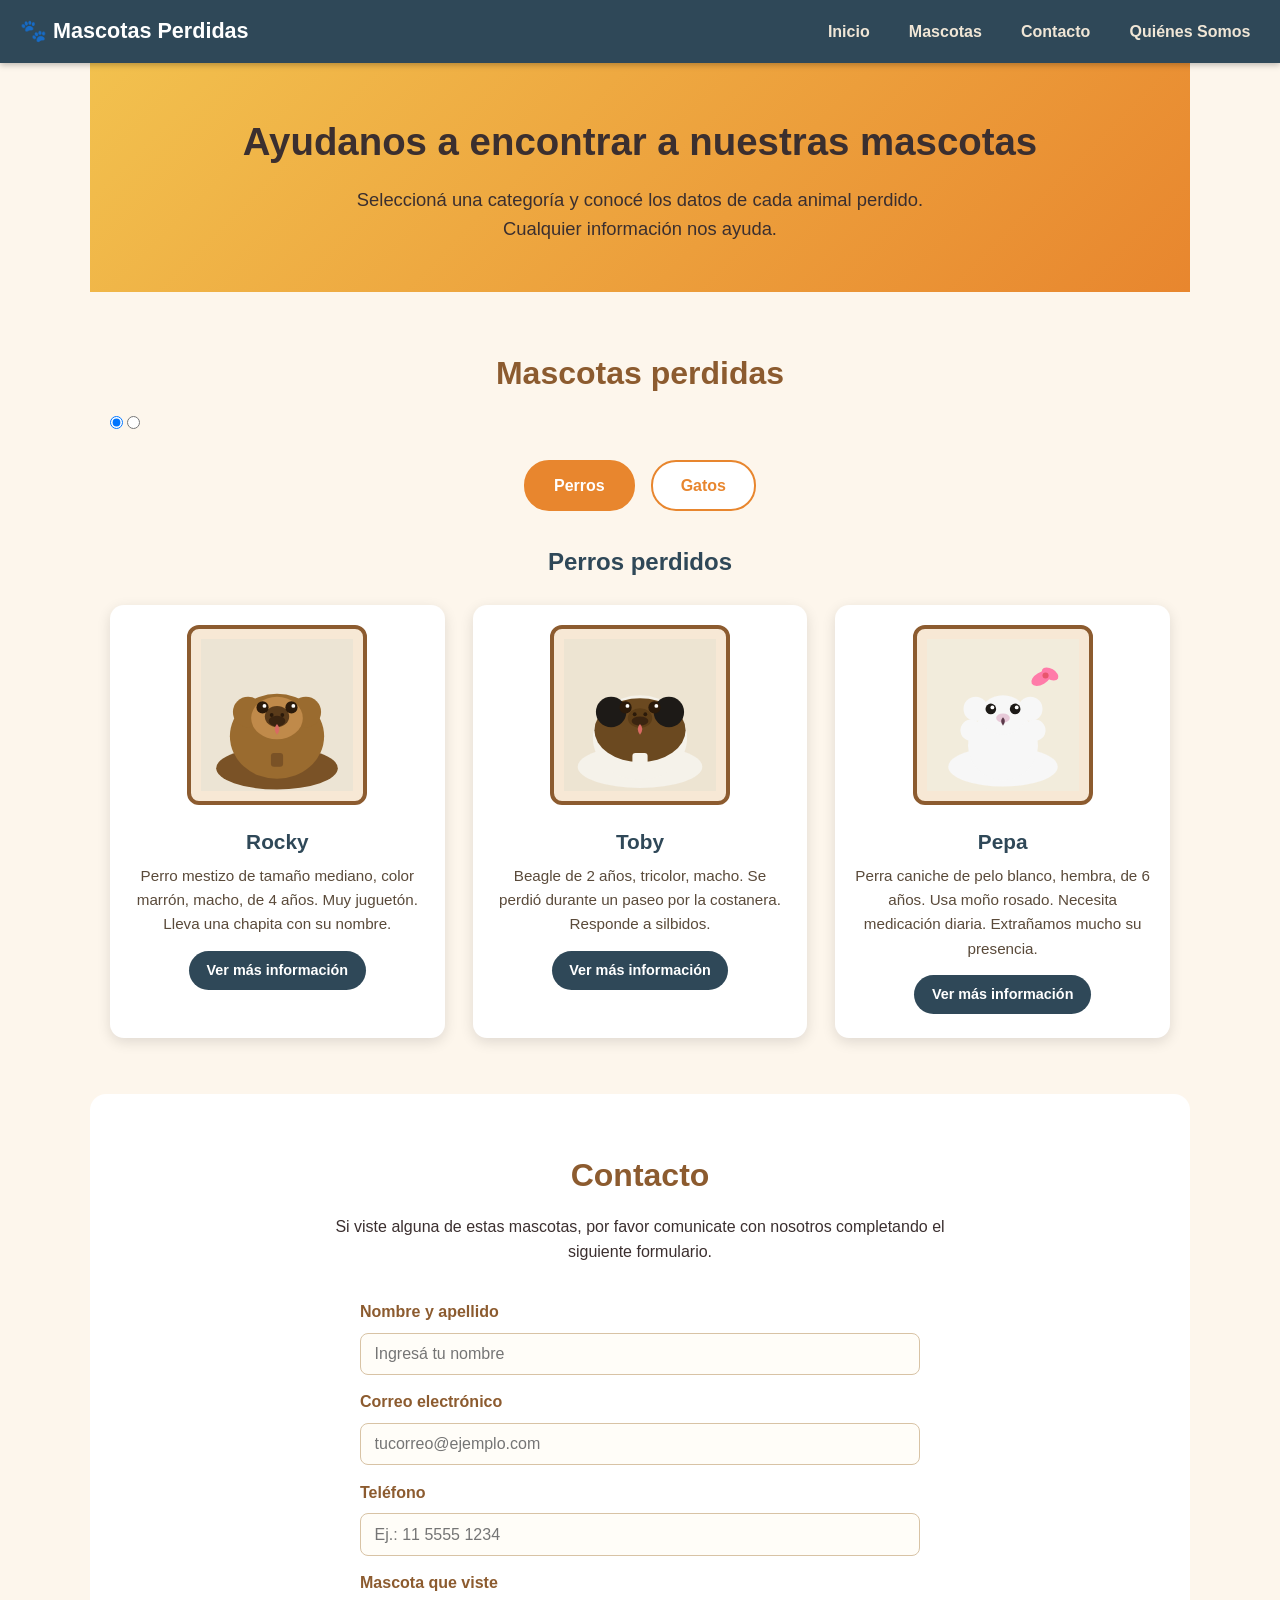
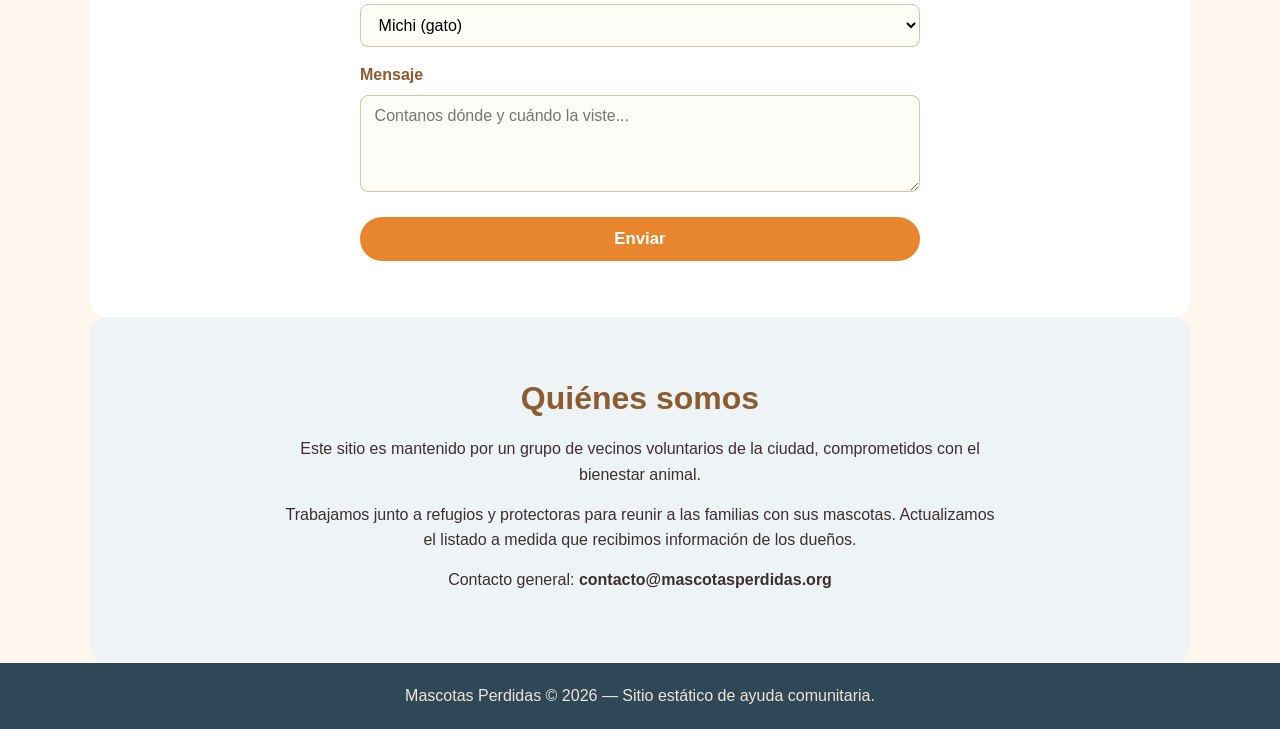
<file: AI 1 - Big Pickle/index.html>
﻿<!DOCTYPE html>
<html lang="es">
<head>
  <meta charset="UTF-8">
  <meta name="viewport" content="width=device-width, initial-scale=1.0">
  <title>Mascotas Perdidas</title>
  <link rel="stylesheet" href="estilosIA.css">
</head>
<body>

  <header class="cabecera">
    <a href="#inicio" class="logo">&#128062; Mascotas Perdidas</a>
    <nav class="barra">
      <ul>
        <li><a href="#inicio">Inicio</a></li>
        <li><a href="#seccion-mascotas">Mascotas</a></li>
        <li><a href="#contacto">Contacto</a></li>
        <li><a href="#quienes-somos">Quiénes Somos</a></li>
      </ul>
    </nav>
  </header>

  <main id="inicio">

    <section class="portada">
      <h1>Ayudanos a encontrar a nuestras mascotas</h1>
      <p>Seleccioná una categoría y conocé los datos de cada animal perdido. Cualquier información nos ayuda.</p>
    </section>

    <section id="seccion-mascotas" class="mascotas">
      <h2>Mascotas perdidas</h2>

      <input type="radio" name="categoria" id="perros" value="perros" checked>
      <input type="radio" name="categoria" id="gatos" value="gatos">
      <div class="selector">
        <label for="perros" class="boton-categoria">Perros</label>
        <label for="gatos" class="boton-categoria">Gatos</label>
      </div>

      <div class="grupo-gatos">
        <h3 class="titulo-categoria">Gatos perdidos</h3>
        <div class="contenedor-tarjetas">
          <article class="tarjeta">
            <a href="info/michi.pdf" class="foto">
              <img src="imágenes/gato-michi.svg" alt="Foto de Michi" class="imagen-mascota">
            </a>
            <h4>Michi</h4>
            <p class="descripcion">Gato negro de ojos verdes, macho, castrado, de 3 años. Se perdió en el barrio centro. Responde al nombre de Michi.</p>
            <a href="info/michi.pdf" class="enlace-info">Ver más información</a>
          </article>

          <article class="tarjeta">
            <a href="info/luna.pdf" class="foto">
              <img src="imágenes/gato-luna.svg" alt="Foto de Luna" class="imagen-mascota">
            </a>
            <h4>Luna</h4>
            <p class="descripcion">Gata blanca con manchas naranjas, hembra, de 1 año. Tímida, se asusta con los ruidos. Se la vio por última vez cerca de la plaza.</p>
            <a href="info/luna.pdf" class="enlace-info">Ver más información</a>
          </article>

          <article class="tarjeta">
            <a href="info/sombra.pdf" class="foto">
              <img src="imágenes/gato-sombra.svg" alt="Foto de Sombra" class="imagen-mascota">
            </a>
            <h4>Sombra</h4>
            <p class="descripcion">Gato gris atigrado, macho, de 5 años. Muy cariñoso y maullador. Usa collar rojo. Se escapó de casa el fin de semana pasado.</p>
            <a href="info/sombra.pdf" class="enlace-info">Ver más información</a>
          </article>
        </div>
      </div>

      <div class="grupo-perros">
        <h3 class="titulo-categoria">Perros perdidos</h3>
        <div class="contenedor-tarjetas">
          <article class="tarjeta">
            <a href="info/rocky.pdf" class="foto">
              <img src="imágenes/perro-rocky.svg" alt="Foto de Rocky" class="imagen-mascota">
            </a>
            <h4>Rocky</h4>
            <p class="descripcion">Perro mestizo de tamaño mediano, color marrón, macho, de 4 años. Muy juguetón. Lleva una chapita con su nombre.</p>
            <a href="info/rocky.pdf" class="enlace-info">Ver más información</a>
          </article>

          <article class="tarjeta">
            <a href="info/toby.pdf" class="foto">
              <img src="imágenes/perro-toby.svg" alt="Foto de Toby" class="imagen-mascota">
            </a>
            <h4>Toby</h4>
            <p class="descripcion">Beagle de 2 años, tricolor, macho. Se perdió durante un paseo por la costanera. Responde a silbidos.</p>
            <a href="info/toby.pdf" class="enlace-info">Ver más información</a>
          </article>

          <article class="tarjeta">
            <a href="info/pepa.pdf" class="foto">
              <img src="imágenes/perro-pepa.svg" alt="Foto de Pepa" class="imagen-mascota">
            </a>
            <h4>Pepa</h4>
            <p class="descripcion">Perra caniche de pelo blanco, hembra, de 6 años. Usa moño rosado. Necesita medicación diaria. Extrañamos mucho su presencia.</p>
            <a href="info/pepa.pdf" class="enlace-info">Ver más información</a>
          </article>
        </div>
      </div>
    </section>

    <section id="contacto" class="contacto">
      <h2>Contacto</h2>
      <p>Si viste alguna de estas mascotas, por favor comunicate con nosotros completando el siguiente formulario.</p>
      <form action="#" method="get" class="formulario">
        <label for="nombre">Nombre y apellido</label>
        <input type="text" id="nombre" name="nombre" placeholder="Ingresá tu nombre" required>

        <label for="email">Correo electrónico</label>
        <input type="email" id="email" name="email" placeholder="tucorreo@ejemplo.com" required>

        <label for="telefono">Teléfono</label>
        <input type="tel" id="telefono" name="telefono" placeholder="Ej.: 11 5555 1234">

        <label for="mascota">Mascota que viste</label>
        <select id="mascota" name="mascota">
          <option value="michi">Michi (gato)</option>
          <option value="luna">Luna (gata)</option>
          <option value="sombra">Sombra (gato)</option>
          <option value="rocky">Rocky (perro)</option>
          <option value="toby">Toby (perro)</option>
          <option value="pepa">Pepa (perra)</option>
        </select>

        <label for="mensaje">Mensaje</label>
        <textarea id="mensaje" name="mensaje" rows="4" placeholder="Contanos dónde y cuándo la viste..."></textarea>

        <button type="submit">Enviar</button>
      </form>
    </section>

    <section id="quienes-somos" class="quienes-somos">
      <h2>Quiénes somos</h2>
      <p>Este sitio es mantenido por un grupo de vecinos voluntarios de la ciudad, comprometidos con el bienestar animal.</p>
      <p>Trabajamos junto a refugios y protectoras para reunir a las familias con sus mascotas. Actualizamos el listado a medida que recibimos información de los dueños.</p>
      <p>Contacto general: <strong>contacto@mascotasperdidas.org</strong></p>
    </section>

  </main>

  <footer class="pie">
    <p>Mascotas Perdidas &copy; 2026 &mdash; Sitio estático de ayuda comunitaria.</p>
  </footer>

</body>
</html>
</file>
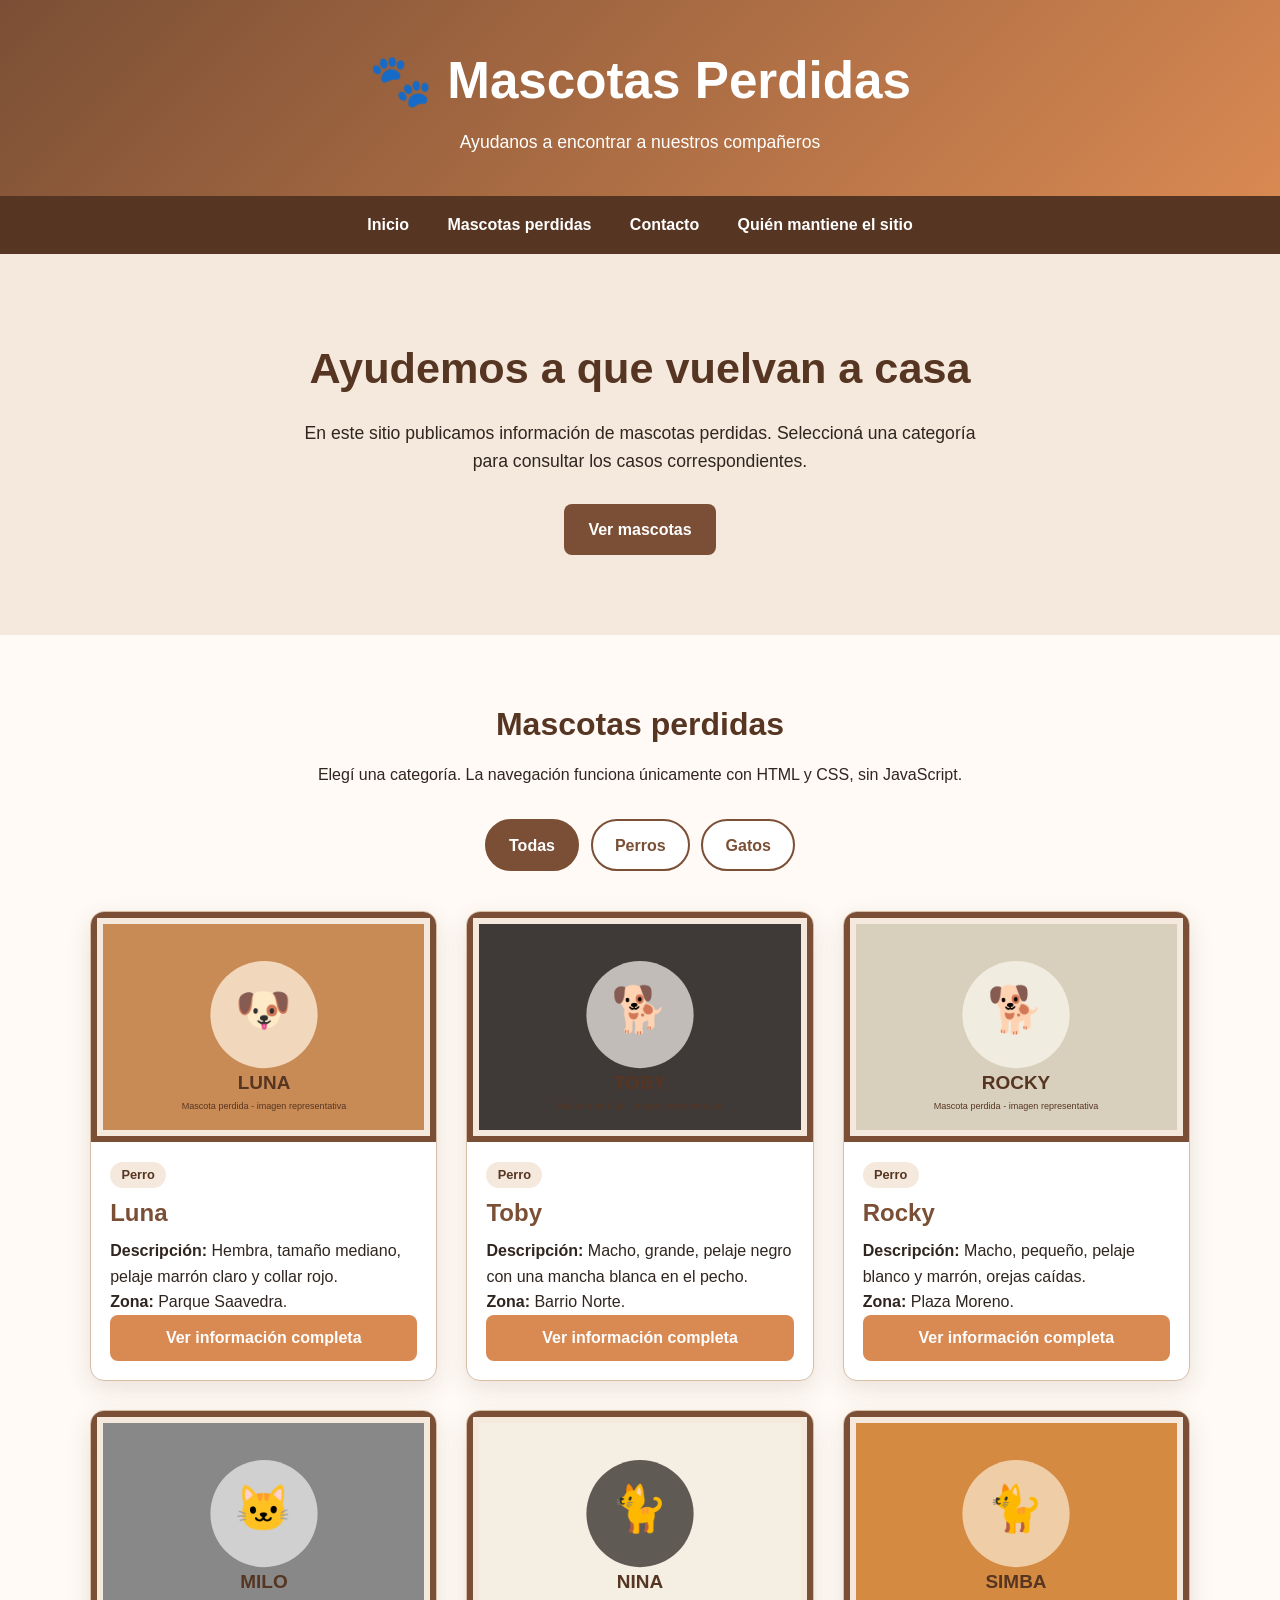
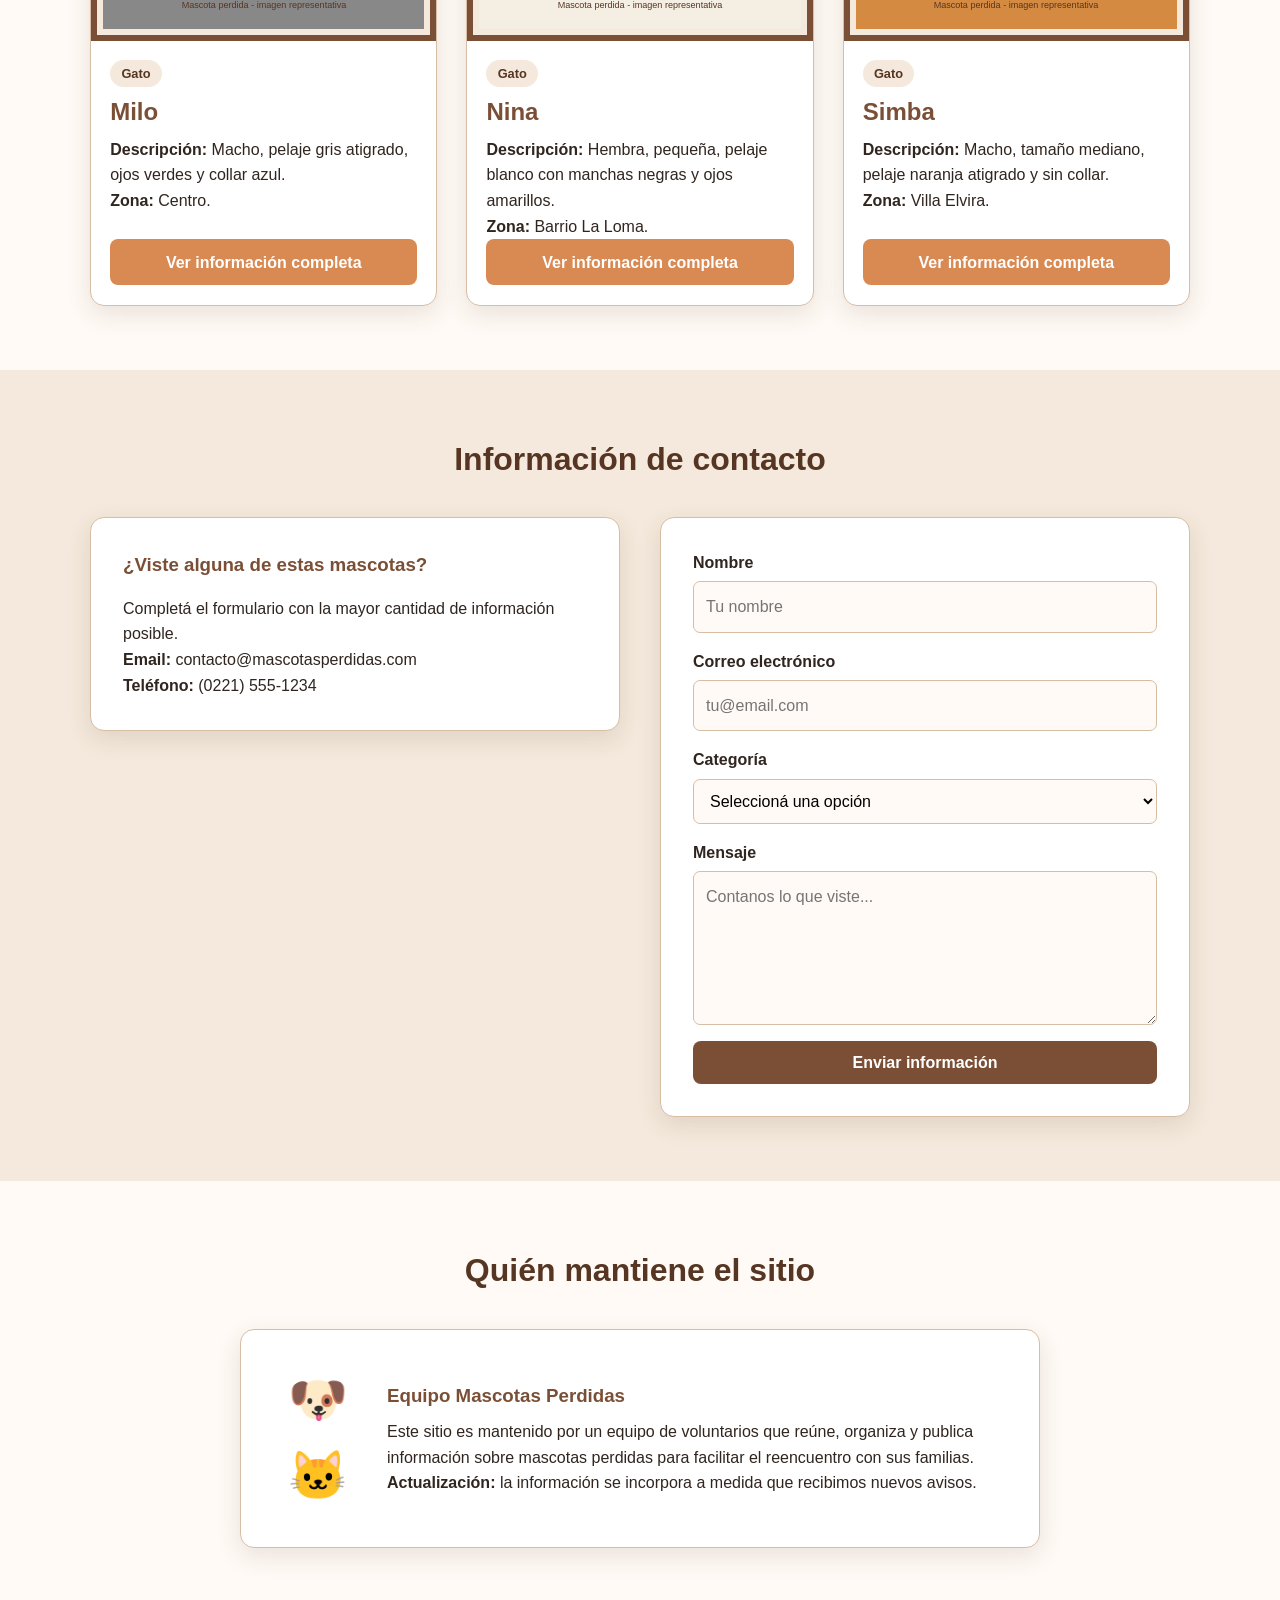
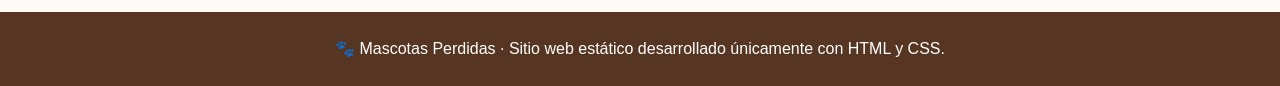
<file: AI 2 - Chat GPT/index.html>
<!DOCTYPE html>
<html lang="es">
<head>
    <meta charset="UTF-8">
    <meta name="viewport" content="width=device-width, initial-scale=1.0">
    <title>Mascotas Perdidas - Encontrémoslas</title>
    <link rel="stylesheet" href="estilosIA.css">
</head>
<body>
    <header class="encabezado">
        <div class="contenedor">
            <h1>🐾 Mascotas Perdidas</h1>
            <p>Ayudanos a encontrar a nuestros compañeros</p>
        </div>
    </header>

    <nav class="navegacion">
        <div class="contenedor nav-contenido">
            <a href="#inicio">Inicio</a>
            <a href="#mascotas">Mascotas perdidas</a>
            <a href="#contacto">Contacto</a>
            <a href="#mantenedor">Quién mantiene el sitio</a>
        </div>
    </nav>

    <main id="inicio">
        <section class="hero">
            <div class="contenedor">
                <h2>Ayudemos a que vuelvan a casa</h2>
                <p>
                    En este sitio publicamos información de mascotas perdidas.
                    Seleccioná una categoría para consultar los casos correspondientes.
                </p>
                <a class="boton" href="#mascotas">Ver mascotas</a>
            </div>
        </section>

        <section id="mascotas" class="seccion mascotas">
            <div class="contenedor">
                <h2>Mascotas perdidas</h2>
                <p class="introduccion">
                    Elegí una categoría. La navegación funciona únicamente con HTML y CSS,
                    sin JavaScript.
                </p>

                <!-- Interacción estática mediante radio buttons y CSS -->
                <div class="selector-categorias">
                    <input type="radio" name="categoria" id="todos" checked>
                    <label for="todos">Todas</label>

                    <input type="radio" name="categoria" id="perros">
                    <label for="perros">Perros</label>

                    <input type="radio" name="categoria" id="gatos">
                    <label for="gatos">Gatos</label>
                </div>

                <div class="galeria">
                    <!-- PERROS -->
                    <article class="tarjeta perro">
                        <img src="imagenes/perro-luna.svg" alt="Foto de Luna, perra perdida">
                        <div class="contenido-tarjeta">
                            <span class="categoria">Perro</span>
                            <h3>Luna</h3>
                            <p><strong>Descripción:</strong> Hembra, tamaño mediano, pelaje marrón claro y collar rojo.</p>
                            <p><strong>Zona:</strong> Parque Saavedra.</p>
                            <a class="boton-secundario" href="info/perro-luna.pdf" target="_blank">Ver información completa</a>
                        </div>
                    </article>

                    <article class="tarjeta perro">
                        <img src="imagenes/perro-toby.svg" alt="Foto de Toby, perro perdido">
                        <div class="contenido-tarjeta">
                            <span class="categoria">Perro</span>
                            <h3>Toby</h3>
                            <p><strong>Descripción:</strong> Macho, grande, pelaje negro con una mancha blanca en el pecho.</p>
                            <p><strong>Zona:</strong> Barrio Norte.</p>
                            <a class="boton-secundario" href="info/perro-toby.pdf" target="_blank">Ver información completa</a>
                        </div>
                    </article>

                    <article class="tarjeta perro">
                        <img src="imagenes/perro-rocky.svg" alt="Foto de Rocky, perro perdido">
                        <div class="contenido-tarjeta">
                            <span class="categoria">Perro</span>
                            <h3>Rocky</h3>
                            <p><strong>Descripción:</strong> Macho, pequeño, pelaje blanco y marrón, orejas caídas.</p>
                            <p><strong>Zona:</strong> Plaza Moreno.</p>
                            <a class="boton-secundario" href="info/perro-rocky.pdf" target="_blank">Ver información completa</a>
                        </div>
                    </article>

                    <!-- GATOS -->
                    <article class="tarjeta gato">
                        <img src="imagenes/gato-milo.svg" alt="Foto de Milo, gato perdido">
                        <div class="contenido-tarjeta">
                            <span class="categoria">Gato</span>
                            <h3>Milo</h3>
                            <p><strong>Descripción:</strong> Macho, pelaje gris atigrado, ojos verdes y collar azul.</p>
                            <p><strong>Zona:</strong> Centro.</p>
                            <a class="boton-secundario" href="info/gato-milo.pdf" target="_blank">Ver información completa</a>
                        </div>
                    </article>

                    <article class="tarjeta gato">
                        <img src="imagenes/gato-nina.svg" alt="Foto de Nina, gata perdida">
                        <div class="contenido-tarjeta">
                            <span class="categoria">Gato</span>
                            <h3>Nina</h3>
                            <p><strong>Descripción:</strong> Hembra, pequeña, pelaje blanco con manchas negras y ojos amarillos.</p>
                            <p><strong>Zona:</strong> Barrio La Loma.</p>
                            <a class="boton-secundario" href="info/gato-nina.pdf" target="_blank">Ver información completa</a>
                        </div>
                    </article>

                    <article class="tarjeta gato">
                        <img src="imagenes/gato-simba.svg" alt="Foto de Simba, gato perdido">
                        <div class="contenido-tarjeta">
                            <span class="categoria">Gato</span>
                            <h3>Simba</h3>
                            <p><strong>Descripción:</strong> Macho, tamaño mediano, pelaje naranja atigrado y sin collar.</p>
                            <p><strong>Zona:</strong> Villa Elvira.</p>
                            <a class="boton-secundario" href="info/gato-simba.pdf" target="_blank">Ver información completa</a>
                        </div>
                    </article>
                </div>
            </div>
        </section>

        <section id="contacto" class="seccion contacto">
            <div class="contenedor">
                <h2>Información de contacto</h2>
                <div class="contacto-grid">
                    <div class="contacto-info">
                        <h3>¿Viste alguna de estas mascotas?</h3>
                        <p>Completá el formulario con la mayor cantidad de información posible.</p>
                        <p><strong>Email:</strong> contacto@mascotasperdidas.com</p>
                        <p><strong>Teléfono:</strong> (0221) 555-1234</p>
                    </div>

                    <form class="formulario" action="#" method="post">
                        <label for="nombre">Nombre</label>
                        <input type="text" id="nombre" name="nombre" placeholder="Tu nombre">

                        <label for="email">Correo electrónico</label>
                        <input type="email" id="email" name="email" placeholder="tu@email.com">

                        <label for="categoria-contacto">Categoría</label>
                        <select id="categoria-contacto" name="categoria">
                            <option value="">Seleccioná una opción</option>
                            <option value="perro">Perro</option>
                            <option value="gato">Gato</option>
                        </select>

                        <label for="mensaje">Mensaje</label>
                        <textarea id="mensaje" name="mensaje" rows="5" placeholder="Contanos lo que viste..."></textarea>

                        <button type="submit">Enviar información</button>
                    </form>
                </div>
            </div>
        </section>

        <section id="mantenedor" class="seccion mantenedor">
            <div class="contenedor">
                <h2>Quién mantiene el sitio</h2>
                <div class="tarjeta-mantenedor">
                    <div class="icono">🐶🐱</div>
                    <div>
                        <h3>Equipo Mascotas Perdidas</h3>
                        <p>
                            Este sitio es mantenido por un equipo de voluntarios que reúne,
                            organiza y publica información sobre mascotas perdidas para facilitar
                            el reencuentro con sus familias.
                        </p>
                        <p><strong>Actualización:</strong> la información se incorpora a medida que recibimos nuevos avisos.</p>
                    </div>
                </div>
            </div>
        </section>
    </main>

    <footer>
        <div class="contenedor">
            <p>🐾 Mascotas Perdidas · Sitio web estático desarrollado únicamente con HTML y CSS.</p>
        </div>
    </footer>
</body>
</html>
</file>
<file: AI 1 - Big Pickle/estilosIA.css>
/* ===== Generales ===== */
* {
  margin: 0;
  padding: 0;
  box-sizing: border-box;
}

html {
  scroll-behavior: smooth;
}

body {
  font-family: 'Segoe UI', Tahoma, Geneva, Verdana, sans-serif;
  background-color: #fdf6ec;
  color: #3b2f2f;
  line-height: 1.6;
}

h2 {
  font-size: 2rem;
  text-align: center;
  color: #8c5b2f;
  margin-bottom: 0.75rem;
}

section {
  padding: 3.5rem 1.25rem;
  max-width: 1100px;
  margin: 0 auto;
}

/* ===== Barra de navegación ===== */
.cabecera {
  background-color: #2f4858;
  color: #fff;
  padding: 0.9rem 1.25rem;
  display: flex;
  align-items: center;
  justify-content: space-between;
  flex-wrap: wrap;
  gap: 0.75rem;
  position: sticky;
  top: 0;
  z-index: 10;
  box-shadow: 0 2px 6px rgba(0, 0, 0, 0.25);
}

.logo {
  font-size: 1.35rem;
  font-weight: bold;
  color: #fff;
  text-decoration: none;
}

.barra ul {
  list-style: none;
  display: flex;
  gap: 1.25rem;
  flex-wrap: wrap;
}

.barra a {
  color: #f0e6d6;
  text-decoration: none;
  font-weight: 600;
  padding: 0.35rem 0.6rem;
  border-radius: 6px;
  transition: background-color 0.2s ease, color 0.2s ease;
}

.barra a:hover {
  background-color: #4a6579;
  color: #fff;
}

/* ===== Portada ===== */
.portada {
  text-align: center;
  background: linear-gradient(135deg, #f2c14e 0%, #e8862e 100%);
  color: #3b2f2f;
  padding: 3rem 1.25rem;
}

.portada h1 {
  font-size: 2.4rem;
  margin-bottom: 0.75rem;
}

.portada p {
  font-size: 1.15rem;
  max-width: 640px;
  margin: 0 auto;
}

/* ===== Selector de categoría (radio buttons) ===== */
.selector {
  display: flex;
  justify-content: center;
  gap: 1rem;
  margin: 1.5rem 0 2rem;
}

.selector input[type="radio"] {
  display: none;
}

.selector label {
  display: inline-block;
  padding: 0.65rem 1.75rem;
  border: 2px solid #e8862e;
  border-radius: 25px;
  background-color: #fff;
  color: #e8862e;
  font-weight: 600;
  cursor: pointer;
  transition: background-color 0.2s ease, color 0.2s ease, transform 0.1s ease;
}

.selector label:hover {
  background-color: #ffe6c7;
}

/* ===== Mostrar/ocultar categorías (solo CSS) ===== */
.grupo-perros {
  display: none;
}

.grupo-gatos {
  display: none;
}

#perros:checked ~ .grupo-perros {
  display: block;
}

#gatos:checked ~ .grupo-gatos {
  display: block;
}

#perros:checked ~ .selector label[for="perros"] {
  background-color: #e8862e;
  color: #fff;
}

#gatos:checked ~ .selector label[for="gatos"] {
  background-color: #e8862e;
  color: #fff;
}

/* ===== Tarjetas ===== */
.titulo-categoria {
  text-align: center;
  color: #2f4858;
  font-size: 1.5rem;
  margin-bottom: 1.5rem;
}

.contenedor-tarjetas {
  display: grid;
  grid-template-columns: repeat(auto-fit, minmax(260px, 1fr));
  gap: 1.75rem;
}

.tarjeta {
  background-color: #fff;
  border-radius: 14px;
  box-shadow: 0 4px 14px rgba(0, 0, 0, 0.12);
  padding: 1.25rem 1.25rem 1.5rem;
  text-align: center;
  transition: transform 0.2s ease, box-shadow 0.2s ease;
}

.tarjeta:hover {
  transform: translateY(-5px);
  box-shadow: 0 8px 22px rgba(0, 0, 0, 0.18);
}

.foto {
  display: inline-block;
  text-decoration: none;
}

/* Imagen con borde y relleno uniforme */
.imagen-mascota {
  width: 180px;
  height: 180px;
  object-fit: cover;
  border: 4px solid #8c5b2f;
  padding: 10px;
  background-color: #f7e8d5;
  border-radius: 12px;
  transition: border-color 0.2s ease;
}

.tarjeta:hover .imagen-mascota {
  border-color: #e8862e;
}

.tarjeta h4 {
  font-size: 1.3rem;
  color: #2f4858;
  margin: 0.75rem 0 0.35rem;
}

.descripcion {
  font-size: 0.95rem;
  color: #5a4a3a;
  margin-bottom: 0.9rem;
}

.enlace-info {
  display: inline-block;
  background-color: #2f4858;
  color: #fff;
  padding: 0.5rem 1.1rem;
  border-radius: 20px;
  text-decoration: none;
  font-weight: 600;
  font-size: 0.9rem;
  transition: background-color 0.2s ease;
}

.enlace-info:hover {
  background-color: #4a6579;
}

/* ===== Formulario de contacto ===== */
.contacto {
  background-color: #ffffff;
  border-radius: 16px;
}

.contacto p {
  text-align: center;
  max-width: 620px;
  margin: 0 auto 1.75rem;
}

.formulario {
  max-width: 560px;
  margin: 0 auto;
  display: flex;
  flex-direction: column;
  gap: 0.5rem;
}

.formulario label {
  font-weight: 600;
  color: #8c5b2f;
  margin-top: 0.4rem;
}

.formulario input,
.formulario select,
.formulario textarea {
  width: 100%;
  padding: 0.7rem 0.85rem;
  border: 1px solid #d8c3a5;
  border-radius: 8px;
  font-family: inherit;
  font-size: 1rem;
  background-color: #fffdf8;
}

.formulario input:focus,
.formulario select:focus,
.formulario textarea:focus {
  outline: none;
  border-color: #e8862e;
  box-shadow: 0 0 0 3px rgba(232, 134, 46, 0.2);
}

.formulario button {
  margin-top: 1.1rem;
  padding: 0.75rem;
  background-color: #e8862e;
  color: #fff;
  border: none;
  border-radius: 25px;
  font-size: 1.05rem;
  font-weight: 700;
  cursor: pointer;
  transition: background-color 0.2s ease;
}

.formulario button:hover {
  background-color: #c96f1d;
}

/* ===== Quiénes somos ===== */
.quienes-somos {
  background-color: #eef3f5;
  border-radius: 16px;
  text-align: center;
}

.quienes-somos p {
  max-width: 720px;
  margin: 0 auto 0.9rem;
}

/* ===== Pie de página ===== */
.pie {
  background-color: #2f4858;
  color: #f0e6d6;
  text-align: center;
  padding: 1.25rem;
}

/* ===== Responsive ===== */
@media (max-width: 768px) {
  .cabecera {
    flex-direction: column;
    align-items: center;
    text-align: center;
  }

  .barra ul {
    justify-content: center;
    gap: 0.75rem;
  }

  .portada h1 {
    font-size: 1.8rem;
  }

  .selector {
    flex-direction: column;
    align-items: center;
  }

  .selector label {
    width: 80%;
    text-align: center;
  }
}

@media (max-width: 480px) {
  .contenedor-tarjetas {
    grid-template-columns: 1fr;
  }

  .imagen-mascota {
    width: 150px;
    height: 150px;
  }

  section {
    padding: 2.5rem 1rem;
  }
}
</file>
<file: AI 2 - Chat GPT/estilosIA.css>
/* estilosIA.css */

:root {
    --fondo: #fffaf5;
    --fondo-secundario: #f4e9dc;
    --principal: #7b4f35;
    --principal-oscuro: #563522;
    --acento: #d98952;
    --texto: #30251f;
    --blanco: #ffffff;
    --borde: #d8bda5;
    --sombra: 0 8px 24px rgba(86, 53, 34, 0.12);
}

* {
    box-sizing: border-box;
    margin: 0;
    padding: 0;
}

html {
    scroll-behavior: smooth;
}

body {
    font-family: Arial, Helvetica, sans-serif;
    color: var(--texto);
    background: var(--fondo);
    line-height: 1.6;
}

.contenedor {
    width: min(1100px, 92%);
    margin: 0 auto;
}

/* Encabezado */
.encabezado {
    background: linear-gradient(135deg, var(--principal), var(--acento));
    color: var(--blanco);
    padding: 2.5rem 0;
    text-align: center;
}

.encabezado h1 {
    font-size: clamp(2rem, 5vw, 3.2rem);
    margin-bottom: 0.4rem;
}

.encabezado p {
    font-size: 1.1rem;
}

/* Navegación */
.navegacion {
    background: var(--principal-oscuro);
    position: sticky;
    top: 0;
    z-index: 10;
}

.nav-contenido {
    display: flex;
    justify-content: center;
    align-items: center;
    flex-wrap: wrap;
}

.navegacion a {
    color: var(--blanco);
    text-decoration: none;
    padding: 1rem 1.2rem;
    font-weight: bold;
    transition: background 0.2s ease;
}

.navegacion a:hover,
.navegacion a:focus {
    background: var(--acento);
}

/* Hero */
.hero {
    text-align: center;
    padding: 5rem 0;
    background: var(--fondo-secundario);
}

.hero h2 {
    font-size: clamp(1.8rem, 4vw, 2.7rem);
    color: var(--principal-oscuro);
    margin-bottom: 1rem;
}

.hero p {
    max-width: 700px;
    margin: 0 auto 1.8rem;
    font-size: 1.1rem;
}

.boton,
.boton-secundario,
.formulario button {
    display: inline-block;
    border: none;
    cursor: pointer;
    text-decoration: none;
    font-weight: bold;
    border-radius: 8px;
}

.boton {
    background: var(--principal);
    color: var(--blanco);
    padding: 0.8rem 1.5rem;
}

.boton:hover {
    background: var(--principal-oscuro);
}

/* Secciones */
.seccion {
    padding: 4rem 0;
}

.seccion h2 {
    text-align: center;
    color: var(--principal-oscuro);
    font-size: 2rem;
    margin-bottom: 0.7rem;
}

.introduccion {
    text-align: center;
    margin-bottom: 2rem;
}

/* Selector estático */
.selector-categorias {
    display: flex;
    justify-content: center;
    gap: 0.7rem;
    flex-wrap: wrap;
    margin-bottom: 2.5rem;
}

.selector-categorias input {
    position: absolute;
    opacity: 0;
}

.selector-categorias label {
    padding: 0.7rem 1.4rem;
    border: 2px solid var(--principal);
    border-radius: 999px;
    color: var(--principal);
    background: var(--blanco);
    cursor: pointer;
    font-weight: bold;
}

.selector-categorias label:hover {
    background: var(--fondo-secundario);
}

/* Cuando se selecciona una categoría se modifica la apariencia del botón */
#todos:checked + label,
#perros:checked + label,
#gatos:checked + label {
    background: var(--principal);
    color: var(--blanco);
}

/* Galería */
.galeria {
    display: grid;
    grid-template-columns: repeat(3, 1fr);
    gap: 1.8rem;
}

.tarjeta {
    background: var(--blanco);
    border-radius: 14px;
    overflow: hidden;
    box-shadow: var(--sombra);
    border: 1px solid var(--borde);
    display: flex;
    flex-direction: column;
}

.tarjeta img {
    width: 100%;
    height: 230px;
    object-fit: cover;

    /* Mismo borde y relleno para todas las fotos */
    border: 6px solid var(--principal);
    padding: 6px;
    background: var(--fondo-secundario);
}

.contenido-tarjeta {
    padding: 1.2rem;
    display: flex;
    flex-direction: column;
    flex: 1;
}

.contenido-tarjeta h3 {
    color: var(--principal);
    font-size: 1.5rem;
    margin: 0.35rem 0;
}

.categoria {
    align-self: flex-start;
    background: var(--fondo-secundario);
    color: var(--principal-oscuro);
    border-radius: 999px;
    padding: 0.2rem 0.7rem;
    font-size: 0.8rem;
    font-weight: bold;
}

.boton-secundario {
    margin-top: auto;
    padding: 0.65rem 0.8rem;
    background: var(--acento);
    color: var(--blanco);
    text-align: center;
}

.boton-secundario:hover {
    background: var(--principal);
}

/*
    Interacción sin JavaScript:
    al seleccionar "Perros", se ocultan los gatos;
    al seleccionar "Gatos", se ocultan los perros.
*/
#perros:checked ~ .galeria .gato {
    display: none;
}

#gatos:checked ~ .galeria .perro {
    display: none;
}

/* Contacto */
.contacto {
    background: var(--fondo-secundario);
}

.contacto-grid {
    display: grid;
    grid-template-columns: 1fr 1fr;
    gap: 2.5rem;
    margin-top: 2rem;
    align-items: start;
}

.contacto-info {
    background: var(--blanco);
    padding: 2rem;
    border-radius: 14px;
    border: 1px solid var(--borde);
    box-shadow: var(--sombra);
}

.contacto-info h3 {
    color: var(--principal);
    margin-bottom: 1rem;
}

.formulario {
    background: var(--blanco);
    padding: 2rem;
    border-radius: 14px;
    border: 1px solid var(--borde);
    box-shadow: var(--sombra);
    display: flex;
    flex-direction: column;
}

.formulario label {
    font-weight: bold;
    margin-bottom: 0.35rem;
}

.formulario input,
.formulario select,
.formulario textarea {
    font: inherit;
    width: 100%;
    padding: 0.75rem;
    margin-bottom: 1rem;
    border: 1px solid var(--borde);
    border-radius: 7px;
    background: var(--fondo);
}

.formulario input:focus,
.formulario select:focus,
.formulario textarea:focus {
    outline: 2px solid var(--acento);
}

.formulario button {
    padding: 0.8rem;
    background: var(--principal);
    color: var(--blanco);
    font-size: 1rem;
}

.formulario button:hover {
    background: var(--principal-oscuro);
}

/* Mantenedor */
.mantenedor {
    background: var(--fondo);
}

.tarjeta-mantenedor {
    max-width: 800px;
    margin: 2rem auto 0;
    display: flex;
    gap: 1.5rem;
    align-items: center;
    background: var(--blanco);
    padding: 2rem;
    border-radius: 14px;
    border: 1px solid var(--borde);
    box-shadow: var(--sombra);
}

.icono {
    font-size: 3rem;
    min-width: 90px;
    text-align: center;
}

.tarjeta-mantenedor h3 {
    color: var(--principal);
    margin-bottom: 0.5rem;
}

/* Footer */
footer {
    background: var(--principal-oscuro);
    color: var(--blanco);
    text-align: center;
    padding: 1.5rem 0;
}

/* Responsividad */
@media (max-width: 850px) {
    .galeria {
        grid-template-columns: repeat(2, 1fr);
    }

    .contacto-grid {
        grid-template-columns: 1fr;
    }
}

@media (max-width: 600px) {
    .navegacion {
        position: static;
    }

    .nav-contenido {
        flex-direction: column;
    }

    .navegacion a {
        width: 100%;
        text-align: center;
        padding: 0.7rem;
    }

    .hero {
        padding: 3.5rem 0;
    }

    .seccion {
        padding: 3rem 0;
    }

    .galeria {
        grid-template-columns: 1fr;
    }

    .tarjeta img {
        height: 250px;
    }

    .tarjeta-mantenedor {
        flex-direction: column;
        text-align: center;
    }
}
</file>
